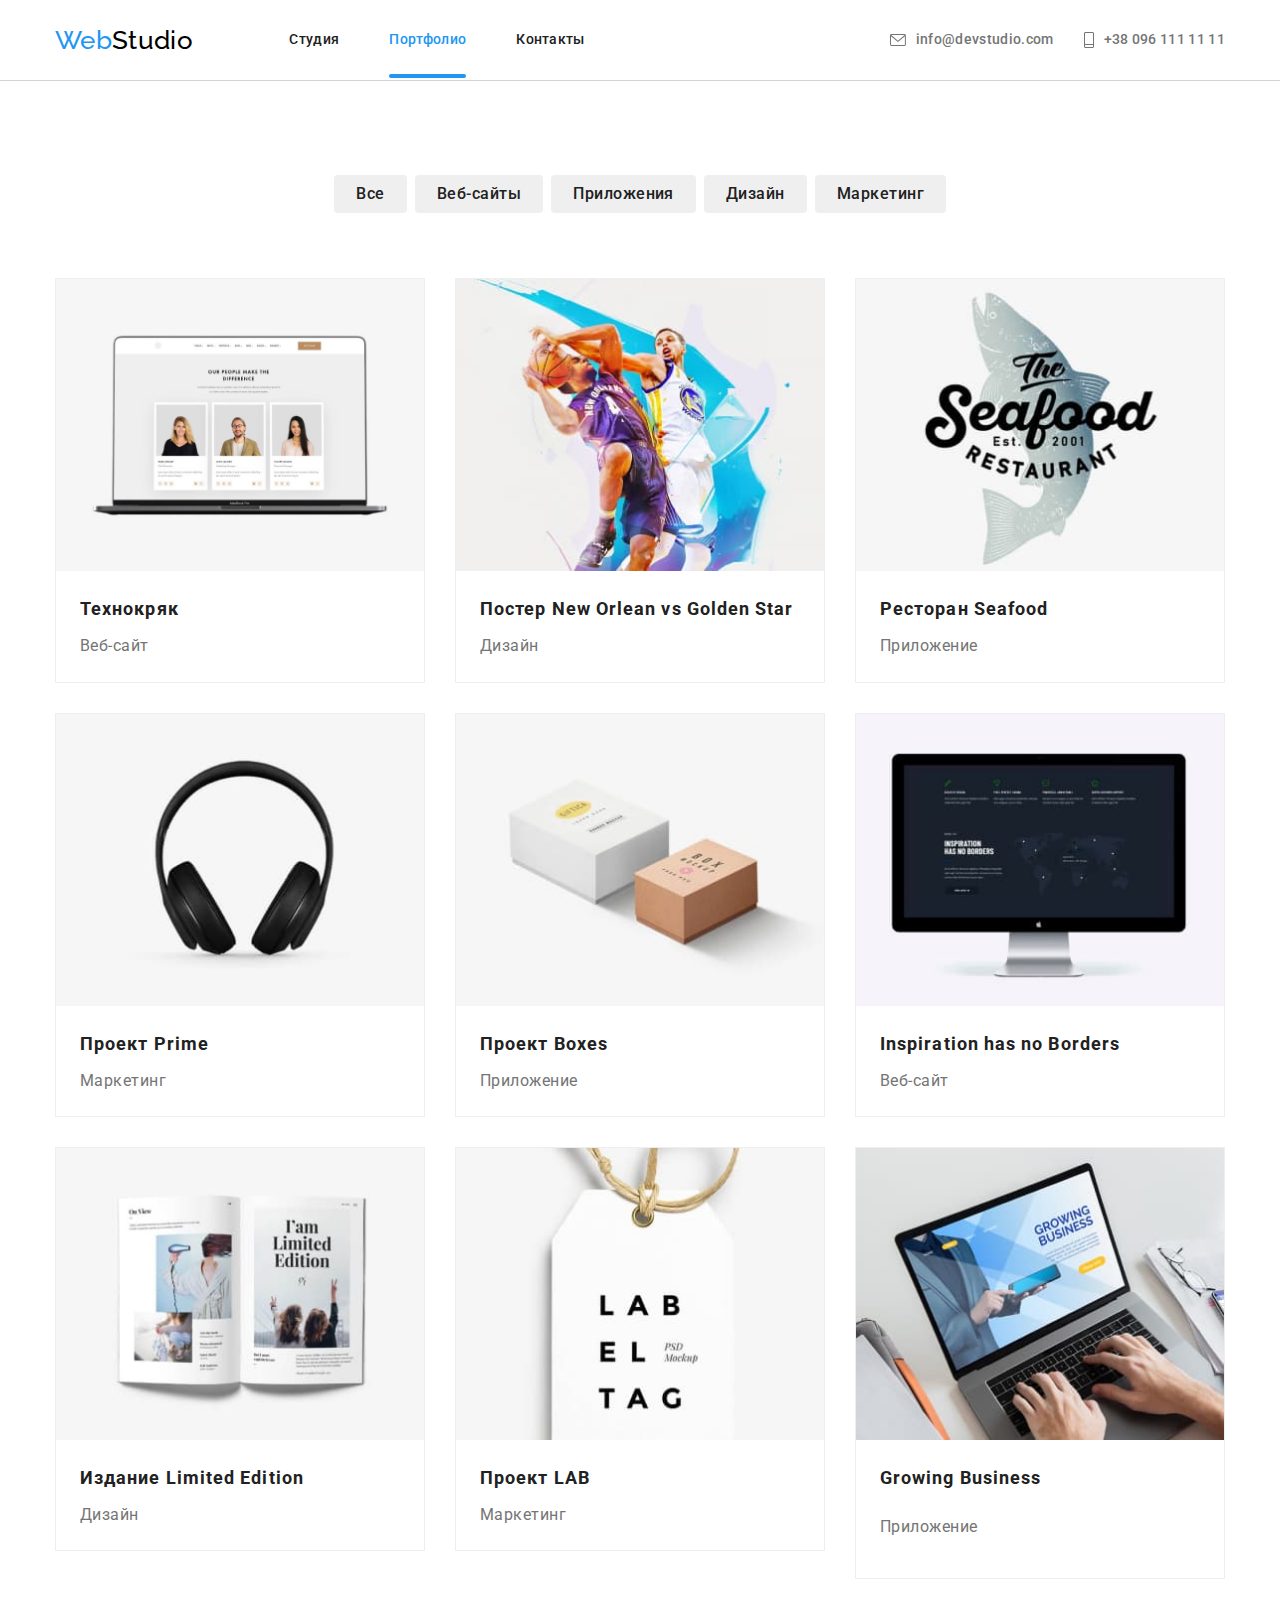
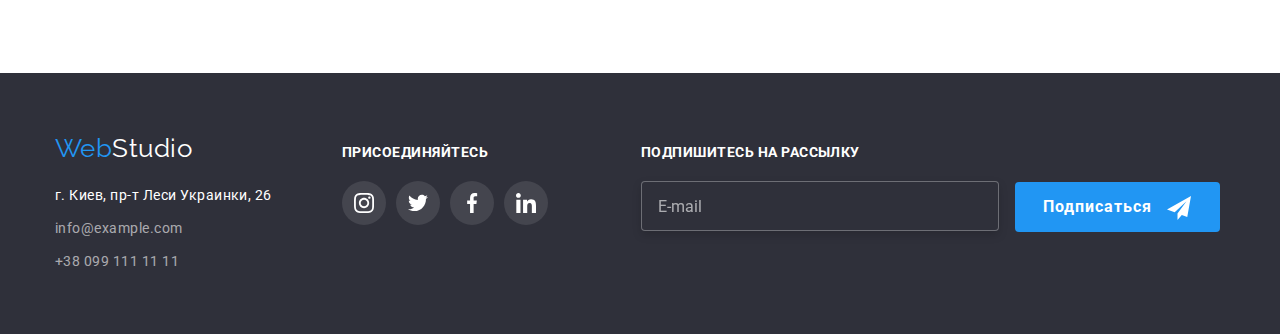
<file: portfolio.html>
<!DOCTYPE html>
<html lang="ru">
  <head>
    <meta charset="UTF-8" />
    <meta name="viewport" content="width=device-width, initial-scale=1.0" />
    <title>Портфолио</title>
    <link
      href="https://fonts.googleapis.com/css2?family=Raleway:wght@700&family=Roboto:wght@400;500;700;900&display=fallback"
      rel="stylesheet"
    />
    <link
      rel="stylesheet"
      href="https://cdnjs.cloudflare.com/ajax/libs/modern-normalize/1.0.0/modern-normalize.min.css"
    />
    <link rel="stylesheet" href="./css/main.min.css" />
  </head>
  <body>
    <header class="nav-and-contacts">
      <div class="container flex-header">
        <a class="link logo" href="./index.html">
          <span class="accent-color">Web</span>Studio</a
        >
        <button
          class="btn-menu"
          type="button"
          data-menu-button
          aria-expanded="false"
        >
          <svg
            width="40"
            height="40"
            aria-label="Переключатель мобильного меню"
          >
            <use
              class="icon-menu"
              href="./images/symbol-defs.svg#icon-burger-mobile"
            ></use>
            <use
              class="icon-cross"
              href="./images/symbol-defs.svg#icon-close-mobile"
            ></use>
          </svg>
        </button>
        <nav class="flex-nav" data-menu>
          <ul class="menu-nav list text">
            <li class="menu-nav__item">
              <a class="menu-nav__link link" href="./index.html">Студия</a>
            </li>
            <li class="menu-nav__item">
              <a class="menu-nav__link link current" href="./portfolio.html"
                >Портфолио</a
              >
            </li>
            <li class="menu-nav__item">
              <a class="menu-nav__link link" href="">Контакты</a>
            </li>
          </ul>
          <ul class="list text contacts">
            <li class="contacts__item">
              <a class="contacts__link link" href="mailto:info@devstudio.com"
                ><svg class="contasts__icon--post">
                  <use href="./images/symbol-defs.svg#icon-post"></use>
                </svg>
                info@devstudio.com
              </a>
            </li>
            <li class="contacts__item">
              <a class="contacts__link link" href="tel:+380961111111">
                <svg class="contacts__icon--tel">
                  <use href="./images/symbol-defs.svg#icon-tel"></use>
                </svg>
                +38 096 111 11 11</a
              >
            </li>
          </ul>
        </nav>
      </div>
    </header>

    <main>
      <section class="wrap-my-project">
        <div class="container">
          <h1 class="hidden-title">Выполненные проекты</h1>
          <ul class="list radio-btn">
            <li class="item"><button class="btn" type="button">Все</button></li>
            <li class="item">
              <button class="btn" type="button">Веб-сайты</button>
            </li>
            <li class="item">
              <button class="btn" type="button">Приложения</button>
            </li>
            <li class="item">
              <button class="btn" type="button">Дизайн</button>
            </li>
            <li class="item">
              <button class="btn" type="button">Маркетинг</button>
            </li>
          </ul>

          <ul class="list portfolio">
            <li class="portfolio__item">
              <a class="link" href="">
                <div class="thumb">
                  <picture>
                    <source
                      srcset="
                        ./images/mobile/project1-mob.jpg    1x,
                        ./images/mobile/project1-mob@2x.jpg 2x
                      "
                      media="(max-width: 767px)"
                    />
                    <source
                      srcset="
                        ./images/project1.jpg    1x,
                        ./images/project1@2x.jpg 2x
                      "
                      media="(min-width: 1200px)"
                    />

                    <source
                      srcset="
                        ./images/tablet/project1-tab.jpg    1x,
                        ./images/tablet/project1-tab@2x.jpg 2x
                      "
                      media="(min-width: 768px)"
                    />
                    <img src="./images/project1.jpg" alt="Веб-сайт технокряк" />
                  </picture>

                  <div class="overlay-portfolio">
                    <p class="text-overlay-portfolio mg-zero">
                      Технокряк это современная площадка распространения
                      коронавируса. Компании используют эту платформу для
                      цифрового шпионажа и атак на защищённые сервера
                      конкурентов.
                    </p>
                  </div>
                </div>

                <div class="desc-portfolio">
                  <h2 class="desc-portfolio__title">Технокряк</h2>
                  <p class="desc-portfolio__text mg-zero">Веб-сайт</p>
                </div>
              </a>
            </li>
            <li class="portfolio__item">
              <a class="link" href="">
                <div class="thumb">
                  <picture>
                    <source
                      srcset="
                        ./images/mobile/project2-mob.jpg    1x,
                        ./images/mobile/project2-mob@2x.jpg 2x
                      "
                      media="(max-width: 767px)"
                    />
                    <source
                      srcset="
                        ./images/project2.jpg    1x,
                        ./images/project2@2x.jpg 2x
                      "
                      media="(min-width: 1200px)"
                    />
                    <source
                      srcset="
                        ./images/tablet/project2-tab.jpg    1x,
                        ./images/tablet/project2-tab@2x.jpg 2x
                      "
                      media="(min-width: 768px)"
                    />
                    <img
                      src="./images/project2.jpg"
                      alt="Дизайн постер New Orlean vs Golden Star"
                    />
                  </picture>
                  <div class="overlay-portfolio">
                    <p class="text-overlay-portfolio mg-zero">
                      Технокряк это современная площадка распространения
                      коронавируса. Компании используют эту платформу для
                      цифрового шпионажа и атак на защищённые сервера
                      конкурентов.
                    </p>
                  </div>
                </div>
                <div class="desc-portfolio">
                  <h2 class="desc-portfolio__title">
                    Постер New Orlean vs Golden Star
                  </h2>
                  <p class="desc-portfolio__text mg-zero">Дизайн</p>
                </div>
              </a>
            </li>
            <li class="portfolio__item">
              <a class="link" href="">
                <div class="thumb">
                  <picture>
                    <source
                      srcset="
                        ./images/mobile/project3-mob.jpg    1x,
                        ./images/mobile/project3-mob@2x.jpg 2x
                      "
                      media="(max-width: 767px)"
                    />
                    <source
                      srcset="
                        ./images/project3.jpg    1x,
                        ./images/project3@2x.jpg 2x
                      "
                      media="(min-width: 1200px)"
                    />
                    <source
                      srcset="
                        ./images/tablet/project3-tab.jpg    1x,
                        ./images/tablet/project3-tab@2x.jpg 2x
                      "
                      media="(min-width: 768px)"
                    />
                    <img
                      src="./images/project3.jpg"
                      alt="Приложение Рресторана Seafood"
                    />
                  </picture>
                  <div class="overlay-portfolio">
                    <p class="text-overlay-portfolio mg-zero">
                      Технокряк это современная площадка распространения
                      коронавируса. Компании используют эту платформу для
                      цифрового шпионажа и атак на защищённые сервера
                      конкурентов.
                    </p>
                  </div>
                </div>
                <div class="desc-portfolio">
                  <h2 class="desc-portfolio__title">Ресторан Seafood</h2>
                  <p class="desc-portfolio__text mg-zero">Приложение</p>
                </div>
              </a>
            </li>
            <li class="portfolio__item">
              <a class="link" href="">
                <div class="thumb">
                  <picture>
                    <source
                      srcset="
                        ./images/mobile/project4-mob.jpg    1x,
                        ./images/mobile/project4-mob@2x.jpg 2x
                      "
                      media="(max-width: 767px)"
                    />
                    <source
                      srcset="
                        ./images/project4.jpg    1x,
                        ./images/project4@2x.jpg 2x
                      "
                      media="(min-width: 1200px)"
                    />
                    <source
                      srcset="
                        ./images/tablet/project4-tab.jpg    1x,
                        ./images/tablet/project4-tab@2x.jpg 2x
                      "
                      media="(min-width: 768px)"
                    />
                    <img src="./images/project4.jpg" alt="Проект Prime" />
                  </picture>
                  <div class="overlay-portfolio">
                    <p class="text-overlay-portfolio mg-zero">
                      Технокряк это современная площадка распространения
                      коронавируса. Компании используют эту платформу для
                      цифрового шпионажа и атак на защищённые сервера
                      конкурентов.
                    </p>
                  </div>
                </div>
                <div class="desc-portfolio">
                  <h2 class="desc-portfolio__title">Проект Prime</h2>
                  <p class="desc-portfolio__text mg-zero">Маркетинг</p>
                </div>
              </a>
            </li>
            <li class="portfolio__item">
              <a class="link" href="">
                <div class="thumb">
                  <picture>
                    <source
                      srcset="
                        ./images/mobile/project5-mob.jpg    1x,
                        ./images/mobile/project5-mob@2x.jpg 2x
                      "
                      media="(max-width: 767px)"
                    />
                    <source
                      srcset="
                        ./images/project5.jpg    1x,
                        ./images/project5@2x.jpg 2x
                      "
                      media="(min-width: 1200px)"
                    />
                    <source
                      srcset="
                        ./images/tablet/project5-tab.jpg    1x,
                        ./images/tablet/project5-tab@2x.jpg 2x
                      "
                      media="(min-width: 768px)"
                    />
                    <img
                      src="./images/project5.jpg"
                      alt="Приложение проекта Boxes"
                    />
                  </picture>
                  <div class="overlay-portfolio">
                    <p class="text-overlay-portfolio mg-zero">
                      Технокряк это современная площадка распространения
                      коронавируса. Компании используют эту платформу для
                      цифрового шпионажа и атак на защищённые сервера
                      конкурентов.
                    </p>
                  </div>
                </div>
                <div class="desc-portfolio">
                  <h2 class="desc-portfolio__title">Проект Boxes</h2>
                  <p class="desc-portfolio__text mg-zero">Приложение</p>
                </div>
              </a>
            </li>
            <li class="portfolio__item">
              <a class="link" href="">
                <div class="thumb">
                  <picture>
                    <source
                      srcset="
                        ./images/mobile/project6-mob.jpg    1x,
                        ./images/mobile/project6-mob@2x.jpg 2x
                      "
                      media="(max-width: 767px)"
                    />
                    <source
                      srcset="
                        ./images/project6.jpg    1x,
                        ./images/project6@2x.jpg 2x
                      "
                      media="(min-width: 1200px)"
                    />
                    <source
                      srcset="
                        ./images/tablet/project6-tab.jpg    1x,
                        ./images/tablet/project6-tab@2x.jpg 2x
                      "
                      media="(min-width: 768px)"
                    />
                    <img
                      src="./images/project6.jpg"
                      alt="Веб-сайт Inspiration has no Borders"
                    />
                  </picture>
                  <div class="overlay-portfolio">
                    <p class="text-overlay-portfolio mg-zero">
                      Технокряк это современная площадка распространения
                      коронавируса. Компании используют эту платформу для
                      цифрового шпионажа и атак на защищённые сервера
                      конкурентов.
                    </p>
                  </div>
                </div>
                <div class="desc-portfolio">
                  <h2 class="desc-portfolio__title">
                    Inspiration has no Borders
                  </h2>
                  <p class="desc-portfolio__text mg-zero">Веб-сайт</p>
                </div>
              </a>
            </li>
            <li class="portfolio__item">
              <a class="link" href="">
                <div class="thumb">
                  <picture>
                    <source
                      srcset="
                        ./images/mobile/project7-mob.jpg    1x,
                        ./images/mobile/project7-mob@2x.jpg 2x
                      "
                      media="(max-width: 767px)"
                    />
                    <source
                      srcset="
                        ./images/project7.jpg    1x,
                        ./images/project7@2x.jpg 2x
                      "
                      media="(min-width: 1200px)"
                    />
                    <source
                      srcset="
                        ./images/tablet/project7-tab.jpg    1x,
                        ./images/tablet/project7-tab@2x.jpg 2x
                      "
                      media="(min-width: 768px)"
                    />
                    <img
                      src="./images/project7.jpg"
                      alt="Дизайн издания Limited Edition"
                    />
                  </picture>
                  <div class="overlay-portfolio">
                    <p class="text-overlay-portfolio mg-zero">
                      Технокряк это современная площадка распространения
                      коронавируса. Компании используют эту платформу для
                      цифрового шпионажа и атак на защищённые сервера
                      конкурентов.
                    </p>
                  </div>
                </div>
                <div class="desc-portfolio">
                  <h2 class="desc-portfolio__title">Издание Limited Edition</h2>
                  <p class="desc-portfolio__text mg-zero">Дизайн</p>
                </div>
              </a>
            </li>
            <li class="portfolio__item">
              <a class="link" href="">
                <div class="thumb">
                  <picture>
                    <source
                      srcset="
                        ./images/mobile/project8-mob.jpg    1x,
                        ./images/mobile/project8-mob@2x.jpg 2x
                      "
                      media="(max-width: 767px)"
                    />
                    <source
                      srcset="
                        ./images/project8.jpg    1x,
                        ./images/project8@2x.jpg 2x
                      "
                      media="(min-width: 1200px)"
                    />
                    <source
                      srcset="
                        ./images/tablet/project8-tab.jpg    1x,
                        ./images/tablet/project8-tab@2x.jpg 2x
                      "
                      media="(min-width: 768px)"
                    />
                    <img src="./images/project8.jpg" alt="Проект LAB" />
                  </picture>
                  <div class="overlay-portfolio">
                    <p class="text-overlay-portfolio mg-zero">
                      Технокряк это современная площадка распространения
                      коронавируса. Компании используют эту платформу для
                      цифрового шпионажа и атак на защищённые сервера
                      конкурентов.
                    </p>
                  </div>
                </div>
                <div class="desc-portfolio">
                  <h2 class="desc-portfolio__title">Проект LAB</h2>
                  <p class="desc-portfolio__text mg-zero">Маркетинг</p>
                </div>
              </a>
            </li>
            <li class="portfolio__item">
              <a class="link" href="">
                <div class="thumb">
                  <picture>
                    <source
                      srcset="
                        ./images/mobile/project9-mob.jpg    1x,
                        ./images/mobile/project9-mob@2x.jpg 2x
                      "
                      media="(max-width: 767px)"
                    />
                    <source
                      srcset="
                        ./images/project9.jpg    1x,
                        ./images/project9@2x.jpg 2x
                      "
                      media="(min-width: 1200px)"
                    />
                    <source
                      srcset="
                        ./images/tablet/project9-tab.jpg    1x,
                        ./images/tablet/project9-tab@2x.jpg 2x
                      "
                      media="(min-width: 768px)"
                    />
                    <img
                      src="./images/project9.jpg"
                      alt="Приложение Growing Business"
                    />
                  </picture>
                  <div class="overlay-portfolio">
                    <p class="text-overlay-portfolio mg-zero">
                      Технокряк это современная площадка распространения
                      коронавируса. Компании используют эту платформу для
                      цифрового шпионажа и атак на защищённые сервера
                      конкурентов.
                    </p>
                  </div>
                </div>
                <div class="desc-portfolio">
                  <h2 class="desc-portfolio__title">Growing Business</h2>
                  <p class="desc-portfolio__text">Приложение</p>
                </div>
              </a>
            </li>
          </ul>
        </div>
      </section>
    </main>

    <footer class="wrap-footer">
      <div class="container footer-flexbox">
        <div class="footer-address">
          <a class="link logo logo-footer-marg" href="./index.html">
            <span class="accent-color">Web</span
            ><span class="white-text">Studio</span>
          </a>
          <address class="text white-text font-style grid-contacts">
            <p class="address-marg">г. Киев, пр-т Леси Украинки, 26</p>
            <ul class="list">
              <li class="address-marg">
                <a class="link" href="mailto:info@example.com"
                  >info@example.com</a
                >
              </li>
              <li class>
                <a class="link" href="tel:+380991111111">+38 099 111 11 11</a>
              </li>
            </ul>
          </address>
        </div>
        <div class="sec-action">
          <b class="call-to-action">Присоединяйтесь</b>
          <ul class="list social">
            <li class="social__item">
              <a
                class="link social__link social-link-footer"
                href="www.instagram.com"
              >
                <svg class="social__icon">
                  <use href="./images/symbol-defs.svg#icon-instagram"></use>
                </svg>
              </a>
            </li>
            <li class="social__item">
              <a
                class="link social__link social-link-footer"
                href="https://twitter.com"
              >
                <svg class="social__icon">
                  <use href="./images/symbol-defs.svg#icon-twitter"></use>
                </svg>
              </a>
            </li>
            <li class="social__item">
              <a
                class="link social__link social-link-footer"
                href="www.facebook.com"
              >
                <svg class="social__icon">
                  <use href="./images/symbol-defs.svg#icon-facebook"></use>
                </svg>
              </a>
            </li>
            <li class="social__item">
              <a
                class="link social__link social-link-footer"
                href="ru.linkedin.com"
              >
                <svg class="social__icon">
                  <use href="./images/symbol-defs.svg#icon-linkedin"></use>
                </svg>
              </a>
            </li>
          </ul>
        </div>

        <form class="form-field js-speaker-form">
          <label for="action-mail">
            <b class="call-to-action">Подпишитесь на рассылку</b>
          </label>
          <input
            class="action-mail"
            type="email"
            id="action-mail"
            name="mail"
            placeholder="E-mail"
          />

          <button type="submit" class="button btn-footer">
            Подписаться
            <svg class="icon-telegramm">
              <use href="./images/symbol-defs.svg#icon-telegramm"></use>
            </svg>
          </button>
        </form>
      </div>
    </footer>
    <script src="./js/menu.js"></script>
  </body>
</html>
</file>
<file: css/main.min.css>
html{line-height:1.15;-webkit-text-size-adjust:100%}@media screen and (max-width: 1600px){html{overflow-x:hidden}}body{font-family:"Roboto",sans-serif;background-color:var(--accent-white-color);letter-spacing:.03em;margin:0}img{display:block;max-width:100%;height:auto}.flexbox{display:-webkit-box;display:-ms-flexbox;display:flex}.container{width:100%;padding-left:15px;padding-right:15px;margin-left:auto;margin-right:auto}@media screen and (min-width: 480px){.container{width:480px}}@media screen and (min-width: 480px) and (min-width: 768px){.container{width:768px}}@media screen and (min-width: 480px) and (min-width: 768px) and (min-width: 1200px){.container{width:1200px}}.header-section{margin-top:0;margin-bottom:30px;font-size:28px;font-weight:700;line-height:1.17;text-align:center;color:#212121}@media screen and (min-width: 1200px){.header-section{margin-bottom:50px;font-size:36px}}.text{font-size:14px;font-style:normal;line-height:1.71;color:#757575}.white-text{color:#fff}.list{list-style:none;padding:0;margin:0}.link{text-decoration:none}.mg-zero{margin-top:0;margin-bottom:0px}.hidden-title{position:absolute;width:1px;height:1px;margin:-1px;border:0;padding:0;clip:rect 0 0 0 0;overflow:hidden}.logo{padding:16px 0;font-family:"Raleway",sans-serif;font-size:24px;line-height:1.17;color:#000}@media screen and (min-width: 768px){.logo{margin-right:88px}}@media screen and (min-width: 768px) and (min-width: 1200px){.logo{margin-right:93px;font-size:26px;line-height:1.19}}.accent-color{color:#2196f3}header{border-bottom:1px solid lightgray}.nav-and-contacts{font-weight:500;line-height:1;letter-spacing:0.02em}@media screen and (min-width: 768px){.menu-nav{display:-webkit-box;display:-ms-flexbox;display:flex;-webkit-box-align:center;-ms-flex-align:center;align-items:center;margin-right:84px}}@media screen and (min-width: 768px) and (min-width: 1200px){.menu-nav{margin-right:305px}}.flex-header{position:relative;display:-webkit-box;display:-ms-flexbox;display:flex;-webkit-box-pack:justify;-ms-flex-pack:justify;justify-content:space-between;-webkit-box-align:center;-ms-flex-align:center;align-items:center}@media screen and (min-width: 768px){.flex-header{height:80px}}@media screen and (max-width: 767px){.flex-nav{display:none;position:absolute;top:101%;left:0;width:100%;text-align:center;z-index:1;padding:60px 0;background-color:#ffffff}.flex-nav.is-open{display:block}}@media screen and (min-width: 768px){.flex-nav{display:-webkit-box;display:-ms-flexbox;display:flex;-webkit-box-align:center;-ms-flex-align:center;align-items:center}}@media screen and (max-width: 767px){.contacts{font-size:18px;line-height:1.3;display:-webkit-box;display:-ms-flexbox;display:flex;-webkit-box-pack:center;-ms-flex-pack:center;justify-content:center;-ms-flex-wrap:wrap;flex-wrap:wrap}}@media screen and (max-width: 767px) and (min-width: 768px){.contacts{font-size:12px}}@media screen and (max-width: 767px){.contacts__item:first-child{margin-right:150px;margin-left:150px;margin-bottom:16px}}@media screen and (min-width: 1200px){.flex-nav .contacts{font-size:14px;display:-webkit-box;display:-ms-flexbox;display:flex}}.btn-menu{display:-webkit-inline-box;display:-ms-inline-flexbox;display:inline-flex;margin:0;padding:0;border:0px;background-color:transparent}.btn-menu:hover .icon-cross,.btn-menu:focus .icon-cross,.btn-menu:hover .icon-menu,.btn-menu:focus .icon-menu{fill:#2196f3}@media screen and (min-width: 768px){.btn-menu{display:none}}.btn-menu .icon-cross{display:none}.btn-menu.is-open .icon-menu{display:none}.btn-menu.is-open .icon-cross{display:block}@media screen and (max-width: 767px){.menu-nav__item{margin-bottom:40px}}@media screen and (max-width: 767px) and (max-width: 767px){.menu-nav__item:last-child{margin-bottom:60px}}@media screen and (max-width: 767px){.menu-nav__link{font-size:18px;line-height:1.16;padding:32px 0px}}@media screen and (min-width: 768px){.menu-nav__item:not(:last-child),.contacts__item:not(:last-child){margin-right:50px}}@media screen and (min-width: 768px){.contacts__item:not(:last-child){margin-right:30px}}.menu-nav__link{padding:32px 0px;color:#212121;-webkit-transition:color 250ms cubic-bezier(0.4, 0, 0.2, 1);transition:color 250ms cubic-bezier(0.4, 0, 0.2, 1)}.contacts__link{color:#757575;display:-webkit-box;display:-ms-flexbox;display:flex;-webkit-box-align:center;-ms-flex-align:center;align-items:center;-webkit-transition:color 250ms cubic-bezier(0.4, 0, 0.2, 1);transition:color 250ms cubic-bezier(0.4, 0, 0.2, 1)}@media screen and (min-width: 768px){.contacts__link{font-size:12px}}@media screen and (min-width: 768px) and (min-width: 1200px){.contacts__link{font-size:14px}}.menu-nav__link:hover,.menu-nav__.link:focus,.contacts__link:hover,.contacts__link:focus,.link:hover .icon-address,.link:focus .icon-address{color:#2196f3}.menu-nav .link.current{position:relative;color:#2196f3}.menu-nav .link.current::after{content:"";position:absolute;bottom:22px;left:0;display:block;width:100%;height:4px;border-radius:2px;background-color:#2196f3}@media screen and (min-width: 768px){.menu-nav .link.current::after{bottom:1px}}.contasts__icon--post{width:16px;height:12px;margin-right:10px;fill:currentColor}.contacts__icon--tel{width:10px;height:16px;margin-right:10px;fill:currentColor}.wrap-hero{padding-top:118px;padding-bottom:118px;text-align:center;background-image:-webkit-gradient(linear, left top, left bottom, from(rgba(47,48,58,0.4)), to(rgba(47,48,58,0.4))),url("../images/monbile/hero-img@1x.jpg");background-image:linear-gradient(rgba(47,48,58,0.4), rgba(47,48,58,0.4)),url("../images/monbile/hero-img@1x.jpg");background-repeat:no-repeat;background-position:center;background-size:cover;margin-left:auto;margin-right:auto;max-width:480px;-webkit-box-align:center;-ms-flex-align:center;align-items:center}@media screen and (min-device-pixel-ratio: 2), screen and (-webkit-min-device-pixel-ratio: 2), screen and (min-resolution: 192dpi), screen and (min-resolution: 2dppx){.wrap-hero{background-image:url("../images/mobile/hero-img@2x.jpg")}}@media screen and (min-width: 768px){.wrap-hero{background-image:-webkit-gradient(linear, left top, left bottom, from(rgba(47,48,58,0.4)), to(rgba(47,48,58,0.4))),url("../images/tablet/banner-tab.jpg");background-image:linear-gradient(rgba(47,48,58,0.4), rgba(47,48,58,0.4)),url("../images/tablet/banner-tab.jpg");max-width:768px}}@media screen and (min-width: 768px) and (min-device-pixel-ratio: 2), screen and (min-width: 768px) and (-webkit-min-device-pixel-ratio: 2), screen and (min-width: 768px) and (min-resolution: 192dpi), screen and (min-width: 768px) and (min-resolution: 2dppx){.wrap-hero{background-image:url("../images/tablet/banner-tab@2x.jpg")}}@media screen and (min-width: 1200px){.wrap-hero{max-width:1600px;padding-top:200px;padding-bottom:200px;background-image:-webkit-gradient(linear, left top, left bottom, from(rgba(47,48,58,0.4)), to(rgba(47,48,58,0.4))),url("../images/banner.jpg");background-image:linear-gradient(rgba(47,48,58,0.4), rgba(47,48,58,0.4)),url("../images/banner.jpg")}}@media screen and (min-width: 1200px) and (min-device-pixel-ratio: 2), screen and (min-width: 1200px) and (-webkit-min-device-pixel-ratio: 2), screen and (min-width: 1200px) and (min-resolution: 192dpi), screen and (min-width: 1200px) and (min-resolution: 2dppx){.wrap-hero{background-image:url("../images/banner@x2.jpg")}}.wrap-hero .banner__title{max-width:360px;margin-top:0;margin-bottom:30px;margin-left:auto;margin-right:auto;text-align:center;font-size:26px;font-weight:900;line-height:1.6;letter-spacing:0.06em;text-transform:uppercase;color:#fff}@media screen and (min-width: 1200px){.wrap-hero .banner__title{max-width:696px;font-size:44px;line-height:1.37}}.button{border:none;border-radius:4px;padding:10px 32px;min-width:200px;font-size:16px;line-height:1.9;letter-spacing:0.06em;font-weight:700;color:#fff;background-color:#2196f3}.backdrop{position:fixed;top:0;background:rgba(0,0,0,0.2);width:100%;height:100%;-webkit-transition:opacity 250ms cubic-bezier(0.4, 0, 0.2, 1);transition:opacity 250ms cubic-bezier(0.4, 0, 0.2, 1);overflow-y:scroll;opacity:1;z-index:2}.backdrop.is-hidden{opacity:0;pointer-events:none;-webkit-transition:opacity 250ms cubic-bezier(0.4, 0, 0.2, 1);transition:opacity 250ms cubic-bezier(0.4, 0, 0.2, 1)}.modal-windows{position:absolute;left:50%;top:50%;width:450px;-webkit-transform:translate(-50%, -50%) scale(1);transform:translate(-50%, -50%) scale(1);-webkit-transition:-webkit-transform 250ms cubic-bezier(0.4, 0, 0.2, 1);transition:-webkit-transform 250ms cubic-bezier(0.4, 0, 0.2, 1);transition:transform 250ms cubic-bezier(0.4, 0, 0.2, 1);transition:transform 250ms cubic-bezier(0.4, 0, 0.2, 1), -webkit-transform 250ms cubic-bezier(0.4, 0, 0.2, 1);transition:transform 250ms cubic-bezier(0.4, 0, 0.2, 1),-webkit-transform 250ms cubic-bezier(0.4, 0, 0.2, 1);background-color:#fff;-webkit-box-shadow:0px 1px 3px rgba(0,0,0,0.12),0px 1px 1px rgba(0,0,0,0.14),0px 2px 1px rgba(0,0,0,0.2);box-shadow:0px 1px 3px rgba(0,0,0,0.12),0px 1px 1px rgba(0,0,0,0.14),0px 2px 1px rgba(0,0,0,0.2);border-radius:4px}@media screen and (max-width: 479px){.modal-windows{width:calc(100% - 30px)}}@media screen and (max-width: 1199px){.modal-windows{margin-bottom:10px;height:609px}}@media screen and (min-width: 1200px){.modal-windows{width:528px}}.backdrop.is-hidden .modal-windows{-webkit-transform:translate(-50%, -50%) scale(0.7);transform:translate(-50%, -50%) scale(0.7)}.btn-modal-close{position:absolute;top:8px;right:8px;display:-webkit-box;display:-ms-flexbox;display:flex;-webkit-box-align:center;-ms-flex-align:center;align-items:center;-webkit-box-pack:center;-ms-flex-pack:center;justify-content:center;width:30px;height:30px;border:1px solid rgba(0,0,0,0.1);border-radius:50%;background-color:#fff}.icon-close{width:18px;height:18px;fill:#000;-webkit-transition:fill 250ms cubic-bezier(0.4, 0, 0.2, 1);transition:fill 250ms cubic-bezier(0.4, 0, 0.2, 1)}.btn-modal-close:hover .icon-close{fill:#2196f3}.form{padding:40px}.form__caption{display:block;text-align:center;margin-bottom:12px;font-size:20px;font-weight:700;color:#212121}@media screen and (max-width: 1199px){.form__caption{line-height:1.17}}@media screen and (min-width: 1200px){.form__caption{line-height:1.5}}.form__field{position:relative;display:-webkit-box;display:-ms-flexbox;display:flex;-webkit-box-orient:vertical;-webkit-box-direction:normal;-ms-flex-direction:column;flex-direction:column}.form__label{margin-bottom:4px;font-size:12px;line-height:1.17;letter-spacing:0.01em;color:#757575}.form__input{margin-bottom:10px;padding-left:42px;border:1px solid rgba(33,33,33,0.2);border-radius:4px;height:40px;-webkit-transition:border-color 250ms cubic-bezier(0.4, 0, 0.2, 1);transition:border-color 250ms cubic-bezier(0.4, 0, 0.2, 1);outline:none}.form__input+.form__icon{position:absolute;width:18px;height:18px;top:50%;left:12px;-webkit-transform:translateY(-25%);transform:translateY(-25%);fill:#000;-webkit-transition:fill 250ms cubic-bezier(0.4, 0, 0.2, 1);transition:fill 250ms cubic-bezier(0.4, 0, 0.2, 1)}.form__input:focus+.form__icon,.form__input:focus,.form__comment:focus{fill:#2196f3;border-color:#2196f3}.form__comment{margin-bottom:25px;padding-left:16px;padding-top:12px;height:120px;border:1px solid rgba(33,33,33,0.2);resize:none;outline:none;-webkit-transition:border-color 250ms cubic-bezier(0.4, 0, 0.2, 1);transition:border-color 250ms cubic-bezier(0.4, 0, 0.2, 1)}.form__comment::-webkit-input-placeholder{font-size:12px;line-height:1.17;letter-spacing:0.01em;color:rgba(117,117,117,0.5)}.form__comment:-ms-input-placeholder{font-size:12px;line-height:1.17;letter-spacing:0.01em;color:rgba(117,117,117,0.5)}.form__comment::-ms-input-placeholder{font-size:12px;line-height:1.17;letter-spacing:0.01em;color:rgba(117,117,117,0.5)}.form__comment::placeholder{font-size:12px;line-height:1.17;letter-spacing:0.01em;color:rgba(117,117,117,0.5)}.label-check{margin-bottom:34px;letter-spacing:0.03em}@media screen and (max-width: 1199px){.label-check{font-size:12px}}.checkbox{position:absolute;width:1px;height:1px;margin:-1px;border:0;padding:0;clip:rect 0 0 0 0;overflow:hidden}.checkbox__icon{width:16px;height:15px;margin-right:3px;border:2px solid #212121;border-radius:2px;vertical-align:middle}@media screen and (min-width: 1200px){.checkbox__icon{margin-left:14px}}.checkbox:checked+.checkbox__icon{border-color:#2196f3;background-color:#2196f3;background-size:contain;background-origin:border-box}.form__policy{color:#2196f3}.button-submit{display:-webkit-box;display:-ms-flexbox;display:flex;-webkit-box-pack:center;-ms-flex-pack:center;justify-content:center;margin-top:30px}.wrap-why-we,.wrap-our-team,.wrap-regular-costumers,.wrap-my-project{padding-top:60px;padding-bottom:60px}@media screen and (min-width: 1200px){.wrap-why-we,.wrap-our-team,.wrap-regular-costumers,.wrap-my-project{padding-top:94px;padding-bottom:94px}}.wrap-about-us{display:none}@media screen and (min-width: 1200px){.wrap-about-us{display:block;padding-top:94px;padding-bottom:94px}}.wrap-our-team{background-color:#f5f4fa}@media screen and (min-width: 768px){.why-we{display:-webkit-box;display:-ms-flexbox;display:flex;padding-left:0;margin-top:0;margin-bottom:0}}@media screen and (min-width: 768px) and (max-width: 1199px){.why-we{-ms-flex-wrap:wrap;flex-wrap:wrap}}@media screen and (min-width: 768px){.why-we__item{-ms-flex-preferred-size:calc((100% - 30px) / 2);flex-basis:calc((100% - 30px) / 2)}.why-we__item:nth-child(2n+1){margin-right:30px}}@media screen and (max-width: 1199px){.why-we__item:not(:last-child){margin-bottom:30px}}@media screen and (min-width: 1200px){.why-we__item{-ms-flex-preferred-size:calc((100% - 3 * 30px) / 4);flex-basis:calc((100% - 3 * 30px) / 4)}.why-we__item:not(:last-child){margin-right:30px}}.why-we__item::before{content:"";display:block;height:120px;margin-bottom:30px;border:1px solid #f5f4fa;border-radius:4px;background-color:#f5f4fa;background-repeat:no-repeat;background-position:center}.why-we__subtitle{margin-top:0;margin-bottom:10px;font-size:14px;line-height:1.14;text-transform:uppercase}@media screen and (max-width: 767px){.why-we__subtitle{text-align:center}}.icon-antenna::before{background-image:url("../images/antenna.svg")}.icon-clock::before{background-image:url("../images/clock.svg")}.icon-diagram::before{background-image:url("../images/diagram.svg")}.icon-astronaut::before{background-image:url("../images/astronaut.svg")}.about-us{display:-webkit-box;display:-ms-flexbox;display:flex}.about-us__item{width:calc((100% - 30px * 2) / 3);margin-right:30px;position:relative}.about-us .item:last-child{margin-right:0}.overlay{display:-webkit-box;display:-ms-flexbox;display:flex;-webkit-box-pack:center;-ms-flex-pack:center;justify-content:center;-webkit-box-align:center;-ms-flex-align:center;align-items:center;position:absolute;bottom:0;width:100%;height:70px;background-color:rgba(47,48,58,0.8)}.overlay__caption{text-transform:uppercase;font-weight:700;font-size:14px;letter-spacing:.03em;color:#fff}.our-team{text-align:center}@media screen and (min-width: 767px){.our-team{display:-webkit-box;display:-ms-flexbox;display:flex}}@media screen and (min-width: 767px) and (min-width: 767px) and (max-width: 1199px){.our-team{-ms-flex-wrap:wrap;flex-wrap:wrap}}.our-team__item{padding-bottom:24px;background-color:#f5f4fa;text-align:center;-webkit-box-shadow:0px 1px 3px rgba(0,0,0,0.12),0px 1px 1px rgba(0,0,0,0.14),0px 2px 1px rgba(0,0,0,0.2);box-shadow:0px 1px 3px rgba(0,0,0,0.12),0px 1px 1px rgba(0,0,0,0.14),0px 2px 1px rgba(0,0,0,0.2);border-radius:0px 0px 4px 4px}@media screen and (max-width: 767px){.our-team__item:not(:last-child){margin-bottom:30px}}@media screen and (min-width: 768px) and (max-width: 1199px){.our-team__item{-ms-flex-preferred-size:calc((100% - 30px) / 2);flex-basis:calc((100% - 30px) / 2)}.our-team__item:nth-child(2n+1){margin-right:30px}.our-team__item:not(:nth-last-child(-n+2)){margin-bottom:30px}}@media screen and (min-width: 1200px){.our-team__item{padding-bottom:30px}.our-team__item:not(:last-child){margin-right:30px}}.our-team .our-team__title{margin-top:0;margin-bottom:30px;font-size:28px;font-weight:700;line-height:1.17;text-align:center;color:#212121}@media screen and (min-width: 1200px){.our-team .our-team__title{margin-bottom:50px;font-size:36px}}.our-team .info-team{background-color:#fff}.our-team .info-team__name{margin-top:0;margin-bottom:10px;padding-top:30px;font-weight:500;font-size:16px;line-height:1.13;color:var(--header-text-color)}.our-team .info-team__duties{margin-top:0;margin-bottom:16px;line-height:1.2;color:var(--primary-text-color)}.social{display:-webkit-box;display:-ms-flexbox;display:flex;-webkit-box-align:baseline;-ms-flex-align:baseline;align-items:baseline;-webkit-box-pack:center;-ms-flex-pack:center;justify-content:center}.social__link{display:-webkit-box;display:-ms-flexbox;display:flex;-webkit-box-align:center;-ms-flex-align:center;align-items:center;-webkit-box-pack:center;-ms-flex-pack:center;justify-content:center;width:44px;height:44px;border-radius:50%;-webkit-transition:all var(--transition);transition:all var(--transition)}.social__link:hover,.social__link:focus{background-color:#2196f3}.social__link:hover .social__icon,.social__link:focus .social__icon{fill:#fff}.social__item:not(:last-child){margin-right:10px}.social__icon{height:20px;width:20px;fill:#afb1b8}.list-regular-costumers{display:-webkit-box;display:-ms-flexbox;display:flex;-webkit-box-align:center;-ms-flex-align:center;align-items:center;-webkit-box-pack:center;-ms-flex-pack:center;justify-content:center;margin:-15px;padding-left:0}@media screen and (max-width: 1199px){.list-regular-costumers{-ms-flex-wrap:wrap;flex-wrap:wrap}}.list-regular-costumers__item{margin:15px;-ms-flex-preferred-size:calc((100% - 2 * 30px) / 2);flex-basis:calc((100% - 2 * 30px) / 2)}@media screen and (min-width: 768px){.list-regular-costumers__item{-ms-flex-preferred-size:calc((100% - 3 * 30px) / 3);flex-basis:calc((100% - 3 * 30px) / 3)}}.logo-clients-link{max-width:210px;color:#afb1b8;display:-webkit-box;display:-ms-flexbox;display:flex;-webkit-box-pack:center;-ms-flex-pack:center;justify-content:center;-webkit-box-align:center;-ms-flex-align:center;align-items:center;height:90px;border:1px solid #afb1b8;border-radius:4px;-webkit-transition:all 250ms cubic-bezier(0.4, 0, 0.2, 1);transition:all 250ms cubic-bezier(0.4, 0, 0.2, 1)}.logo-clients-link:hover,.logo-clients-link:focus{color:#2196f3;border:solid #2196f3 1px}.logo-clients-link:hover .icon-logo{fill:#2196f3;-webkit-transition:all 250ms cubic-bezier(0.4, 0, 0.2, 1);transition:all 250ms cubic-bezier(0.4, 0, 0.2, 1)}@media screen and (min-width: 768px){.logo-clients-link{max-width:226px}}@media screen and (min-width: 1200px){.logo-clients-link{width:170px}}.icon-logo-1{width:45px}.icon-logo-2{width:40px}.icon-logo-3{width:41px}.icon-logo-4{width:80px}.icon-logo-5{width:59px}.icon-logo-6{width:88.5px}.icon-logo{fill:currentColor}.radio-btn{display:-webkit-box;display:-ms-flexbox;display:flex}@media screen and (max-width: 767px){.radio-btn{margin-bottom:40px;-ms-flex-wrap:wrap;flex-wrap:wrap}}.radio-btn .item:not(:last-child){margin-right:8px;margin-bottom:15px}@media screen and (min-width: 767px) and (max-width: 1199px){.radio-btn{margin-bottom:30px}}@media screen and (min-width: 767px){.radio-btn{-webkit-box-pack:center;-ms-flex-pack:center;justify-content:center}}@media screen and (min-width: 1200px){.radio-btn{margin-bottom:50px}}.radio-btn__item:not(:first-child){margin-left:8px}.btn{padding:6px 22px;border:none;min-width:73px;border-radius:4px;font-family:inherit;font-size:16px;font-weight:500;line-height:1.63;letter-spacing:.03em;color:#212121;-webkit-transition:all 250ms cubic-bezier(0.4, 0, 0.2, 1);transition:all 250ms cubic-bezier(0.4, 0, 0.2, 1)}.btn:hover,.btn:focus{color:#fff;background-color:#2196f3;-webkit-box-shadow:0px 3px 1px rgba(0,0,0,0.1),0px 1px 2px rgba(0,0,0,0.08),0px 2px 2px rgba(0,0,0,0.12);box-shadow:0px 3px 1px rgba(0,0,0,0.1),0px 1px 2px rgba(0,0,0,0.08),0px 2px 2px rgba(0,0,0,0.12)}.portfolio .thumb{position:relative;overflow:hidden}.overlay-portfolio{position:absolute;top:0;left:0;width:100%;height:100%;padding:63px 24px;background-color:rgba(33,150,243,0.9);-webkit-transform:translateY(100%);transform:translateY(100%);-webkit-transition:-webkit-transform 250ms cubic-bezier(0.4, 0, 0.2, 1);transition:-webkit-transform 250ms cubic-bezier(0.4, 0, 0.2, 1);transition:transform 250ms cubic-bezier(0.4, 0, 0.2, 1);transition:transform 250ms cubic-bezier(0.4, 0, 0.2, 1), -webkit-transform 250ms cubic-bezier(0.4, 0, 0.2, 1)}.portfolio__item:hover .overlay-portfolio{-webkit-transform:translateY(0);transform:translateY(0)}.text-overlay-portfolio{font-size:18px;line-height:1.55;color:#fff}@media screen and (min-width: 768px){.portfolio{display:-webkit-box;display:-ms-flexbox;display:flex;-ms-flex-wrap:wrap;flex-wrap:wrap;-webkit-box-align:start;-ms-flex-align:start;align-items:flex-start;margin:-15px}}.desc-portfolio{margin-left:24px;padding-top:20px;padding-bottom:20px;padding-right:24px}.desc-portfolio__title{margin-top:0px;margin-bottom:4px;font-size:18px;font-weight:700;line-height:2;letter-spacing:0.06em;color:#212121}.desc-portfolio__text{line-height:1.88;color:#757575}.desc-portfolio__title:nth-child(2){padding-right:15px}.portfolio__item{border:1px solid #eeeeee;-webkit-transition:-webkit-box-shadow 250ms cubic-bezier(0.4, 0, 0.2, 1);transition:-webkit-box-shadow 250ms cubic-bezier(0.4, 0, 0.2, 1);transition:box-shadow 250ms cubic-bezier(0.4, 0, 0.2, 1);transition:box-shadow 250ms cubic-bezier(0.4, 0, 0.2, 1), -webkit-box-shadow 250ms cubic-bezier(0.4, 0, 0.2, 1)}@media screen and (max-width: 767px){.portfolio__item:not(:last-child){margin-bottom:30px}}@media screen and (min-width: 768px){.portfolio__item{margin:15px;-ms-flex-preferred-size:calc((100% - 30px * 2) / 2);flex-basis:calc((100% - 30px * 2) / 2)}}@media screen and (min-width: 1200px){.portfolio__item{-ms-flex-preferred-size:calc((100% - 30px * 3) / 3);flex-basis:calc((100% - 30px * 3) / 3)}}.portfolio__item:hover{-webkit-box-shadow:0px 1px 1px rgba(0,0,0,0.12),0px 4px 4px rgba(0,0,0,0.06),1px 4px 6px rgba(0,0,0,0.16);box-shadow:0px 1px 1px rgba(0,0,0,0.12),0px 4px 4px rgba(0,0,0,0.06),1px 4px 6px rgba(0,0,0,0.16)}.wrap-footer{padding-top:60px;padding-bottom:60px;background-color:#2f303a}@media screen and (max-width: 1199px){.footer-flexbox{text-align:center}}@media screen and (min-width: 768px){.footer-flexbox{display:-webkit-box;display:-ms-flexbox;display:flex;-webkit-box-align:baseline;-ms-flex-align:baseline;align-items:baseline}}@media screen and (min-width: 768px) and (max-width: 1199px){.footer-flexbox{-ms-flex-pack:distribute;justify-content:space-around;-ms-flex-wrap:wrap;flex-wrap:wrap}}@media screen and (max-width: 1199px){.footer-address{margin-bottom:60px}}@media screen and (min-width: 1200px){.footer-address{margin-right:70px}}.grid-contacts .link{color:rgba(255,255,255,0.6);-webkit-transition:color 250ms cubic-bezier(0.4, 0, 0.2, 1);transition:color 250ms cubic-bezier(0.4, 0, 0.2, 1)}.grid-contacts .link:hover,.grid-contacts .link:focus{color:#2196f3}.logo-footer-marg{display:inline-block;margin-bottom:20px;margin-right:0;padding:0}.address-marg{margin-bottom:9px;margin-top:0}.address{line-height:1.46}.call-to-action{display:block;margin-bottom:20px;color:#ffffff;font-size:14px;line-height:1.14;text-transform:uppercase}.social-link-footer{background-color:rgba(255,255,255,0.1)}.social-link-footer .social__icon{fill:#fff}@media screen and (max-width: 1199px){.sec-action{margin-bottom:60px}}@media screen and (min-width: 1200px){.sec-action{margin-right:93px}}.action-mail{height:50px;padding-left:16px;border:1px solid rgba(255,255,255,0.3);border-radius:4px;-webkit-filter:drop-shadow(0px 4px 4px rgba(0,0,0,0.15));filter:drop-shadow(0px 4px 4px rgba(0,0,0,0.15));background-color:#2f303a;color:rgba(255,255,255,0.6)}@media screen and (max-width: 479px){.action-mail{width:100%}}@media screen and (min-width: 480px){.action-mail{width:450px}}@media screen and (max-width: 1199px){.action-mail{display:block;margin-bottom:20px}}@media screen and (min-width: 1200px){.action-mail{width:358px}}.action-mail::-webkit-input-placeholder{color:rgba(255,255,255,0.6)}.action-mail:-ms-input-placeholder{color:rgba(255,255,255,0.6)}.action-mail::-ms-input-placeholder{color:rgba(255,255,255,0.6)}.action-mail::placeholder{color:rgba(255,255,255,0.6)}.icon-telegramm{fill:#fff;width:24px;height:24px;margin-left:10px;vertical-align:middle}.btn-footer{padding-left:28px;padding-right:29px}@media screen and (min-width: 1200px){.btn-footer{margin-left:12px}}
/*# sourceMappingURL=main.min.css.map */
</file>
